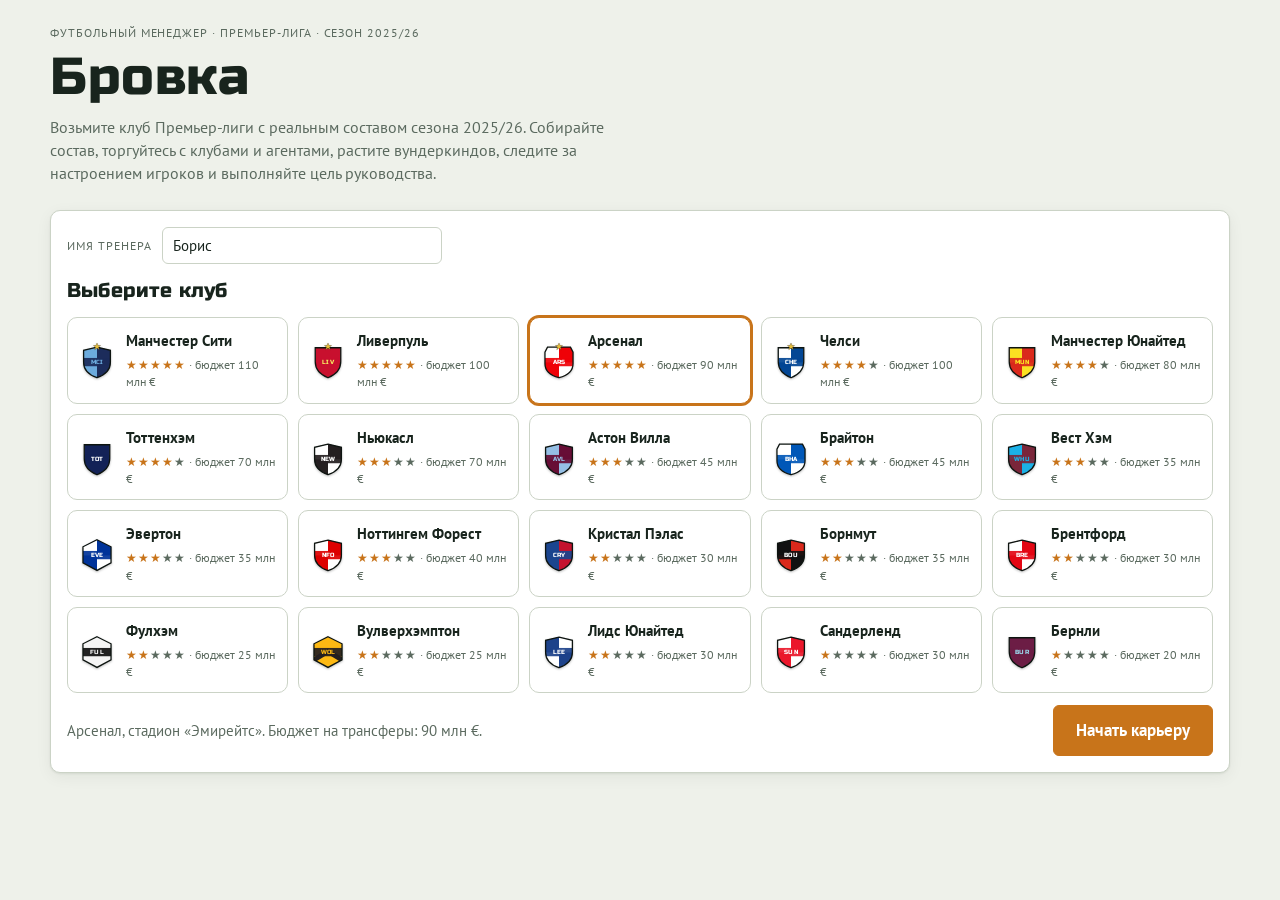
<file: football-manager/index.html>
<!doctype html>
<html lang="ru">
<head>
<meta charset="utf-8">
<meta name="viewport" content="width=device-width, initial-scale=1, viewport-fit=cover">
<title>Менеджер Бровка</title>
<link rel="preconnect" href="https://fonts.googleapis.com">
<link rel="preconnect" href="https://fonts.gstatic.com" crossorigin>
<link rel="stylesheet" href="https://fonts.googleapis.com/css2?family=Russo+One&family=PT+Sans:ital,wght@0,400;0,700;1,400&family=PT+Mono&display=swap">
<link rel="stylesheet" href="style.css">
</head>
<body>
<div id="app"></div>
<div id="modal-root"></div>
<div id="toast" role="status" aria-live="polite" hidden></div>
<script src="data/epl-2025-26.js"></script>
<script src="js/engine.js"></script>
<script src="js/people.js"></script>
<script src="js/market.js"></script>
<script src="js/crest.js"></script>
<script src="js/ui.js"></script>
</body>
</html>
</file>
<file: football-manager/style.css>
/* Layout: стадионное табло сверху, под ним вкладки тренерской; таблицы и тактическая доска в одну-две колонки. */
:root {
  --bg: #EEF1EA;          /* дневной стадион: бледная трава */
  --surface: #FFFFFF;
  --surface-2: #E3E8DF;
  --line: #CBD3C6;
  --ink: #18241D;
  --muted: #5B6A5F;
  --accent: #C8741A;      /* прожектор / капитанская повязка */
  --accent-ink: #FFFFFF;
  --pitch: #2F6B45;
  --pitch-line: rgba(255, 255, 255, 0.55);
  --board: #15201A;       /* табло всегда тёмное */
  --board-ink: #F2D27A;
  --good: #2E8B57;
  --warn: #B7791F;
  --bad: #C0392B;
  --cl: #2B6CB0;
  --el: #C8741A;
  --rel: #C0392B;
  --shadow: 0 1px 2px rgba(20, 35, 25, 0.08), 0 4px 16px rgba(20, 35, 25, 0.06);
  --f-display: 'Russo One', 'Arial Narrow', Impact, sans-serif;
  --f-body: 'PT Sans', 'Segoe UI', Roboto, Arial, sans-serif;
  --f-mono: 'PT Mono', ui-monospace, 'Courier New', monospace;
  --r: 6px;
}
@media (prefers-color-scheme: dark) {
  :root:not([data-theme="light"]) {
    --bg: #0F1613; --surface: #17211C; --surface-2: #1E2B24; --line: #2C3B33;
    --ink: #E6ECE6; --muted: #92A397; --accent: #E89A3C; --accent-ink: #1A1206;
    --pitch: #1F4A30; --pitch-line: rgba(255, 255, 255, 0.35);
    --board: #070B09; --board-ink: #F2D27A;
    --good: #4CC285; --warn: #E2A84A; --bad: #EF6B5B; --cl: #6AA6E8; --el: #E89A3C; --rel: #EF6B5B;
    --shadow: 0 1px 2px rgba(0, 0, 0, 0.4), 0 6px 20px rgba(0, 0, 0, 0.3);
    color-scheme: dark;
  }
}
:root[data-theme="dark"] {
  --bg: #0F1613; --surface: #17211C; --surface-2: #1E2B24; --line: #2C3B33;
  --ink: #E6ECE6; --muted: #92A397; --accent: #E89A3C; --accent-ink: #1A1206;
  --pitch: #1F4A30; --pitch-line: rgba(255, 255, 255, 0.35);
  --board: #070B09; --board-ink: #F2D27A;
  --good: #4CC285; --warn: #E2A84A; --bad: #EF6B5B; --cl: #6AA6E8; --el: #E89A3C; --rel: #EF6B5B;
  --shadow: 0 1px 2px rgba(0, 0, 0, 0.4), 0 6px 20px rgba(0, 0, 0, 0.3);
  color-scheme: dark;
}

* { box-sizing: border-box; }
html, body { margin: 0; }
body {
  background: var(--bg); color: var(--ink);
  font: 15px/1.45 var(--f-body);
  padding-left: max(16px, env(safe-area-inset-left, 0px));
  padding-right: max(16px, env(safe-area-inset-right, 0px));
  padding-block: 16px 40px;
}
#app { max-width: 1180px; margin: 0 auto; display: grid; gap: 16px; }
h1, h2, h3 { font-family: var(--f-display); font-weight: 400; margin: 0; text-wrap: balance; letter-spacing: 0.01em; }
h1 { font-size: clamp(30px, 6vw, 52px); line-height: 1.05; }
h2 { font-size: 20px; }
h3 { font-size: 16px; }
.num, td.n, .mono { font-family: var(--f-mono); font-variant-numeric: tabular-nums; }
.muted { color: var(--muted); }
.label { font-size: 12px; text-transform: uppercase; letter-spacing: 0.08em; color: var(--muted); }
button, select, input { font: inherit; color: inherit; }
:focus-visible { outline: 2px solid var(--accent); outline-offset: 2px; }

.btn {
  border: 1px solid var(--line); background: var(--surface); border-radius: var(--r);
  padding: 8px 14px; cursor: pointer; display: inline-flex; align-items: center; gap: 6px;
}
.btn:hover:not(:disabled) { border-color: var(--accent); }
.btn:disabled { opacity: 0.45; cursor: not-allowed; }
.btn.primary { background: var(--accent); color: var(--accent-ink); border-color: var(--accent); font-weight: 700; }
.btn.big { padding: 12px 22px; font-size: 17px; }
.btn.small { padding: 4px 10px; font-size: 13px; }
.btn.ghost { background: transparent; }
select, input[type="text"], input[type="number"], input[type="search"] {
  background: var(--surface); border: 1px solid var(--line); border-radius: var(--r); padding: 7px 10px; min-width: 0;
}
.row { display: flex; gap: 10px; flex-wrap: wrap; align-items: center; }
.grow { flex: 1 1 auto; }

.panel { background: var(--surface); border: 1px solid var(--line); border-radius: 10px; padding: 16px; box-shadow: var(--shadow); min-width: 0; display: grid; gap: 12px; align-content: start; }
.grid-2 { display: grid; grid-template-columns: minmax(0, 1.4fr) minmax(0, 1fr); gap: 16px; align-items: start; }
.grid-2 > *, .grid-3 > * { min-width: 0; }
.grid-3 { display: grid; grid-template-columns: repeat(3, minmax(0, 1fr)); gap: 16px; }
@media (max-width: 860px) { .grid-2, .grid-3 { grid-template-columns: minmax(0, 1fr); } }

/* Значок клуба (SVG генерируется в js/crest.js) */
.crest { display: inline-flex; flex: none; line-height: 0; }
.crest-svg { display: block; filter: drop-shadow(0 1px 1px rgba(0,0,0,0.25)); }
.club-cell { display: inline-flex; align-items: center; gap: 8px; min-width: 0; }
/* Табло */
.board {
  background: var(--board); color: var(--board-ink); border-radius: 10px; padding: 14px 18px;
  display: flex; flex-wrap: wrap; gap: 14px 28px; align-items: center;
  background-image: radial-gradient(rgba(242, 210, 122, 0.07) 1px, transparent 1.2px);
  background-size: 5px 5px;
}
.board .title { display: flex; align-items: center; gap: 12px; min-width: 0; }
.board h2 { font-size: 22px; color: var(--board-ink); }
.board-sub { color: #9FB0A4; }
.board .meta { display: flex; gap: 22px; flex-wrap: wrap; }
.board .meta div { display: grid; }
.board .meta .k { font-size: 11px; letter-spacing: 0.1em; text-transform: uppercase; color: #9FB0A4; }
.board .meta .v { font: 18px/1.2 var(--f-mono); color: #FFFFFF; }
.board .meta .v.neg { color: #FF8E7E; }
.window-on { color: #7EE2A8 !important; }

.tabs { display: flex; gap: 4px; overflow-x: auto; border-bottom: 1px solid var(--line); scrollbar-width: thin; }
.tab { border: 0; background: none; padding: 10px 14px; cursor: pointer; white-space: nowrap; border-bottom: 3px solid transparent; color: var(--muted); font-weight: 700; }
.tab[aria-selected="true"] { color: var(--ink); border-bottom-color: var(--accent); }

/* Таблицы */
.tbl-wrap { overflow-x: auto; margin: 0 -4px; }
table { width: 100%; border-collapse: collapse; font-size: 14px; }
th { text-align: left; font-weight: 700; font-size: 12px; text-transform: uppercase; letter-spacing: 0.06em; color: var(--muted); padding: 6px 6px; border-bottom: 1px solid var(--line); white-space: nowrap; }
td { padding: 6px 6px; border-bottom: 1px solid var(--surface-2); white-space: nowrap; }
td.n, th.n { text-align: right; }
tr.me td { background: color-mix(in srgb, var(--accent) 14%, transparent); font-weight: 700; }
tr.zone-cl td:first-child { box-shadow: inset 3px 0 0 var(--cl); }
tr.zone-el td:first-child { box-shadow: inset 3px 0 0 var(--el); }
tr.zone-rel td:first-child { box-shadow: inset 3px 0 0 var(--rel); }
td.name { white-space: normal; min-width: 140px; }

.pos { display: inline-block; min-width: 28px; text-align: center; font: 11px/1 var(--f-display); padding: 4px 4px; border-radius: 4px; color: #fff; }
.pos.GK { background: #B7791F; } .pos.DF { background: #2B6CB0; } .pos.MF { background: #2E8B57; } .pos.FW { background: #C0392B; }
.ovr { font: 14px var(--f-mono); font-weight: 700; }
.fit { width: 54px; height: 6px; border-radius: 3px; background: var(--surface-2); overflow: hidden; display: inline-block; vertical-align: middle; }
.fit i { display: block; height: 100%; background: var(--good); }
.fit i.mid { background: var(--warn); } .fit i.low { background: var(--bad); }
.tag { display: inline-block; font-size: 12px; padding: 1px 7px; border-radius: 10px; background: var(--surface-2); color: var(--muted); }
.tag.bad { background: color-mix(in srgb, var(--bad) 18%, transparent); color: var(--bad); }
.tag.warn { background: color-mix(in srgb, var(--warn) 20%, transparent); color: var(--warn); }
.tag.good { background: color-mix(in srgb, var(--good) 18%, transparent); color: var(--good); }
.form { display: inline-flex; gap: 2px; }
.form b { width: 16px; height: 16px; display: inline-grid; place-items: center; font-size: 10px; border-radius: 3px; color: #fff; }
.form b.W { background: var(--good); } .form b.D { background: #8A958D; } .form b.L { background: var(--bad); }
.res { font-family: var(--f-mono); font-weight: 700; padding: 2px 8px; border-radius: 4px; color: #fff; display: inline-block; min-width: 46px; text-align: center; }
.res.W { background: var(--good); } .res.D { background: #8A958D; } .res.L { background: var(--bad); }

/* Стартовый экран */
.hero { display: grid; gap: 10px; padding-block: 8px; }
.hero p { margin: 0; max-width: 62ch; color: var(--muted); font-size: 16px; }
.clubs { display: grid; grid-template-columns: repeat(auto-fill, minmax(200px, 1fr)); gap: 10px; }
.club-card {
  display: grid; grid-template-columns: auto 1fr; gap: 4px 12px; align-items: center; text-align: left;
  background: var(--surface); border: 1px solid var(--line); border-radius: 10px; padding: 12px; cursor: pointer;
}
.club-card:hover { border-color: var(--accent); }
.club-card[aria-pressed="true"] { border-color: var(--accent); box-shadow: 0 0 0 2px var(--accent); }
.club-card .crest { grid-row: span 2; }
.club-card strong { font-size: 15px; }
.club-card small { color: var(--muted); font-size: 12px; }
.stars { color: var(--accent); letter-spacing: 1px; }

/* Тактическая доска */
.pitch {
  background: var(--pitch); border-radius: 10px; padding: 14px 10px; display: grid; gap: 14px; position: relative;
  background-image:
    linear-gradient(var(--pitch-line), var(--pitch-line)),
    repeating-linear-gradient(0deg, rgba(255,255,255,0.04) 0 40px, transparent 40px 80px);
  background-size: 100% 2px, 100% 100%;
  background-position: center 50%, 0 0;
  background-repeat: no-repeat, repeat;
}
.pitch .line { display: flex; justify-content: space-evenly; gap: 4px; }
.slot { display: grid; gap: 3px; justify-items: center; flex: 0 1 120px; min-width: 0; }
.slot .pos { font-size: 10px; }
.slot select { width: 100%; font-size: 12px; padding: 5px 4px; background: rgba(255,255,255,0.94); color: #15201A; border-color: transparent; }
.slot.warnslot select { box-shadow: 0 0 0 2px var(--warn); }

/* Новости */
.news { display: grid; gap: 0; margin: 0; padding: 0; list-style: none; }
.news li { padding: 8px 0; border-bottom: 1px solid var(--surface-2); font-size: 14px; }
.news li .label { margin-right: 6px; }

.next-match { display: grid; grid-template-columns: 1fr auto 1fr; gap: 10px; align-items: center; text-align: center; }
.next-match .side { display: grid; justify-items: center; gap: 6px; min-width: 0; }
.next-match .vs { font: 22px var(--f-display); color: var(--muted); }
.stat-row { display: flex; gap: 20px; flex-wrap: wrap; }
.stat-row div { display: grid; }
.stat-row .v { font: 20px var(--f-mono); }

/* Матч */
.match-screen { position: fixed; inset: 0; background: var(--bg); z-index: 50; overflow-y: auto;
  padding: max(16px, env(safe-area-inset-top, 0px)) max(16px, env(safe-area-inset-right, 0px)) max(16px, env(safe-area-inset-bottom, 0px)) max(16px, env(safe-area-inset-left, 0px)); }
.match-inner { max-width: 1180px; margin: 0 auto; display: grid; gap: 14px; }
.scoreboard { background: var(--board); color: #fff; border-radius: 12px; padding: 16px; display: grid; grid-template-columns: 1fr auto 1fr; align-items: center; gap: 12px;
  background-image: radial-gradient(rgba(242, 210, 122, 0.08) 1px, transparent 1.2px); background-size: 5px 5px; }
.scoreboard .team { display: flex; align-items: center; gap: 12px; min-width: 0; }
.scoreboard .team.away { flex-direction: row-reverse; text-align: right; }
.scoreboard .team span { font: clamp(14px, 2.6vw, 22px)/1.1 var(--f-display); }
.scoreboard .score { font: clamp(34px, 8vw, 64px)/1 var(--f-display); color: var(--board-ink); text-align: center; letter-spacing: 0.05em; }
.scoreboard .minute { display: block; font: 15px var(--f-mono); color: #9FB0A4; letter-spacing: 0; margin-top: 4px; }
.progress { height: 4px; background: var(--surface-2); border-radius: 2px; overflow: hidden; }
.progress i { display: block; height: 100%; background: var(--accent); transition: width 0.2s linear; }
.feed { list-style: none; margin: 0; padding: 0; max-height: 52vh; overflow-y: auto; display: grid; gap: 0; align-content: start; }
.feed li { display: grid; grid-template-columns: 38px 1fr; gap: 8px; padding: 7px 4px; border-bottom: 1px solid var(--surface-2); font-size: 14px; }
.feed li .m { font-family: var(--f-mono); color: var(--muted); text-align: right; }
.feed li.goal { background: color-mix(in srgb, var(--accent) 16%, transparent); font-weight: 700; }
.feed li.red > span:last-child::before { content: ''; display: inline-block; width: 9px; height: 12px; background: var(--bad); margin-right: 6px; border-radius: 1px; vertical-align: -1px; }
.feed li.yellow > span:last-child::before { content: ''; display: inline-block; width: 9px; height: 12px; background: #E9C03A; margin-right: 6px; border-radius: 1px; vertical-align: -1px; }
.ycard { display: inline-block; width: 8px; height: 11px; background: #E9C03A; border-radius: 1px; vertical-align: -1px; }
.bars { display: grid; gap: 8px; }
.bar { display: grid; grid-template-columns: 34px 1fr 34px; gap: 8px; align-items: center; font-family: var(--f-mono); font-size: 13px; }
.bar .track { height: 8px; border-radius: 4px; background: var(--surface-2); display: flex; overflow: hidden; }
.bar .track i { display: block; height: 100%; }
.bar .lbl { grid-column: 1 / -1; text-align: center; font: 11px var(--f-body); text-transform: uppercase; letter-spacing: 0.08em; color: var(--muted); margin-bottom: -6px; }
.speed { display: inline-flex; border: 1px solid var(--line); border-radius: var(--r); overflow: hidden; }
.speed button { border: 0; background: var(--surface); padding: 7px 12px; cursor: pointer; }
.speed button[aria-pressed="true"] { background: var(--accent); color: var(--accent-ink); }
.xi-list { display: grid; gap: 2px; font-size: 13px; }
.xi-list div { display: grid; grid-template-columns: 30px 1fr 54px; gap: 6px; align-items: center; }

/* Модальное окно */
.modal-back { position: fixed; inset: 0; background: rgba(5, 10, 7, 0.55); z-index: 80; display: grid; place-items: center; padding: 16px; }
.modal { background: var(--surface); border-radius: 12px; padding: 20px; width: min(560px, 100%); max-height: 90vh; overflow-y: auto; display: grid; gap: 14px; box-shadow: 0 20px 60px rgba(0,0,0,0.35); }
.modal .actions { display: flex; gap: 10px; justify-content: flex-end; flex-wrap: wrap; }
#toast { position: fixed; left: 50%; transform: translateX(-50%); bottom: max(20px, env(safe-area-inset-bottom, 0px)); background: var(--board); color: #fff; padding: 10px 16px; border-radius: 8px; z-index: 90; max-width: calc(100% - 32px); box-shadow: var(--shadow); }

@media (max-width: 560px) {
  .board .meta { gap: 14px; }
  td, th { padding: 5px 4px; }
}
@media (prefers-reduced-motion: reduce) { * { transition: none !important; animation: none !important; } }

/* ---- Этап 1: ссылки, почта, карточка игрока, переговоры ---- */
.stack { display: grid; gap: 16px; align-content: start; min-width: 0; }
a.link { color: inherit; text-decoration: none; border-bottom: 1px dotted color-mix(in srgb, var(--ink) 35%, transparent); }
a.link:hover { color: var(--accent); border-bottom-color: var(--accent); }
a.club-cell.link, a.side.link { border-bottom: 0; }
.next-match a.side { color: inherit; text-decoration: none; }
.badge { display: inline-grid; place-items: center; min-width: 18px; height: 18px; padding: 0 5px; border-radius: 9px; background: var(--bad); color: #fff; font-size: 11px; font-weight: 700; margin-left: 4px; }
.tag.star { background: color-mix(in srgb, var(--accent) 22%, transparent); color: var(--accent); font-weight: 700; }
.good-t { color: var(--good); } .bad-t { color: var(--bad); }
.attention { border-color: var(--accent); }
.news li { display: block; }
.news li .tag { margin-right: 4px; }
.mail-list { display: grid; gap: 10px; }
.mail { border: 1px solid var(--line); border-radius: 8px; padding: 12px; display: grid; gap: 8px; }
.mail p { margin: 0; }
.mail > .tag { justify-self: start; }
.mail.unread { border-color: var(--accent); background: color-mix(in srgb, var(--accent) 6%, var(--surface)); }
.report { display: grid; grid-template-columns: repeat(auto-fill, minmax(230px, 1fr)); gap: 14px 20px; }
.report h3 { font-size: 14px; margin-bottom: 4px; }
ul.plain { list-style: none; margin: 0; padding: 0; display: grid; gap: 3px; font-size: 14px; }
.player-head { grid-template-columns: auto minmax(0, 1fr) auto; display: grid; align-items: center; gap: 18px; }
.ph-rating, .ph-pot { display: grid; justify-items: center; gap: 2px; }
.big-ovr { font: 54px/1 var(--f-display); color: var(--accent); }
.pot { font-size: 24px; font-weight: 700; }
.pname { font-size: clamp(24px, 4.5vw, 38px); overflow-wrap: anywhere; }
@media (max-width: 560px) { .player-head { grid-template-columns: auto minmax(0, 1fr); } .ph-pot { grid-column: 1 / -1; justify-items: start; } }
.attrs { display: grid; gap: 7px; }
.attr { display: grid; grid-template-columns: 130px 1fr 32px; gap: 10px; align-items: center; font-size: 14px; }
.attr.minor { opacity: 0.55; }
.attr .track { height: 8px; border-radius: 4px; background: var(--surface-2); overflow: hidden; }
.attr .track i { display: block; height: 100%; }
.attr b { text-align: right; }
.a-top { background: var(--accent); } .a-good { background: var(--good); } .a-mid { background: var(--warn); } .a-low { background: var(--bad); }
.kv { display: grid; grid-template-columns: max-content 1fr; gap: 8px 16px; margin: 0; font-size: 14px; }
.kv dt { color: var(--muted); } .kv dd { margin: 0; }
.fit.wide { width: 90px; }
.neg-log { display: grid; gap: 6px; max-height: 38vh; overflow-y: auto; padding: 4px; }
.neg-log p { margin: 0; padding: 8px 10px; border-radius: 8px; font-size: 14px; max-width: 88%; }
.neg-log p.them { background: var(--surface-2); justify-self: start; }
.neg-log p.you { background: color-mix(in srgb, var(--accent) 18%, transparent); justify-self: end; }
.neg-form { display: grid; gap: 10px; border-top: 1px solid var(--line); padding-top: 12px; }
.neg-form label { font-size: 14px; }
</file>
